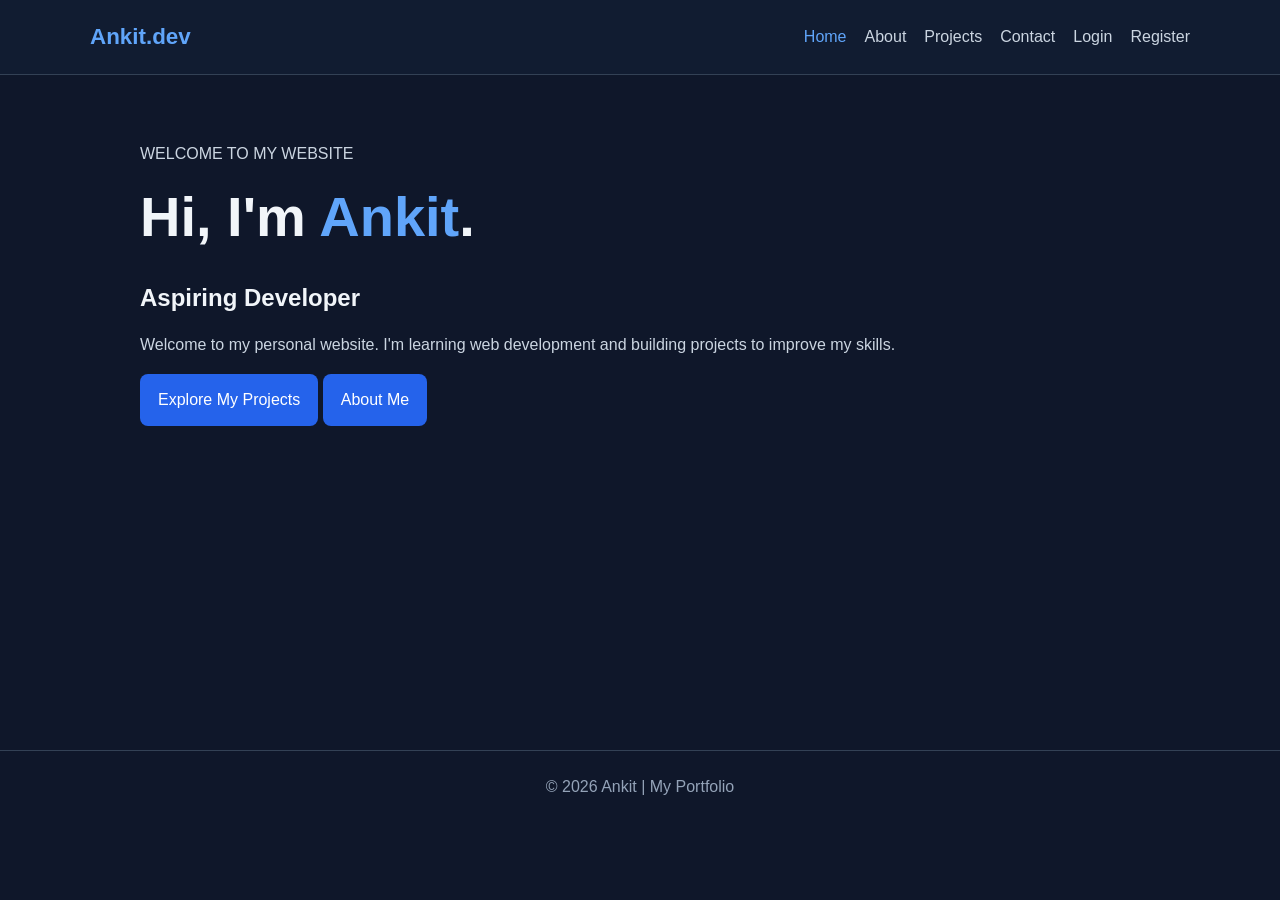
<file: index.html>
<!DOCTYPE html>
<html lang="en">
<head>
  <meta charset="UTF-8">
  <meta name="viewport" content="width=device-width, initial-scale=1">
  <title>Home | Ankit</title>
  <link rel="stylesheet" href="style.css">
</head>
<body>
  <header>
    <nav>
      <a class="logo" href="index.html">Ankit.dev</a>
      <ul class="nav-links">
        <li><a class="active" href="index.html">Home</a></li>
        <li><a href="about.html">About</a></li>
        <li><a href="projects.html">Projects</a></li>
        <li><a href="contact.html">Contact</a></li>
        <li><a href="login.html">Login</a></li>
        <li><a href="register.html">Register</a></li>
      </ul>
    </nav>
  </header>

  <main>
    <p>WELCOME TO MY WEBSITE</p>
    <h1>Hi, I'm <span style="color:#60a5fa">Ankit</span>.</h1>
    <h2>Aspiring Developer</h2>
    <p>
      Welcome to my personal website. I'm learning web development
      and building projects to improve my skills.
    </p>
    <a class="btn" href="projects.html">Explore My Projects</a>
    <a class="btn" href="about.html">About Me</a>
  </main>

  <footer>© 2026 Ankit | My Portfolio</footer>
</body>
</html>
</file>
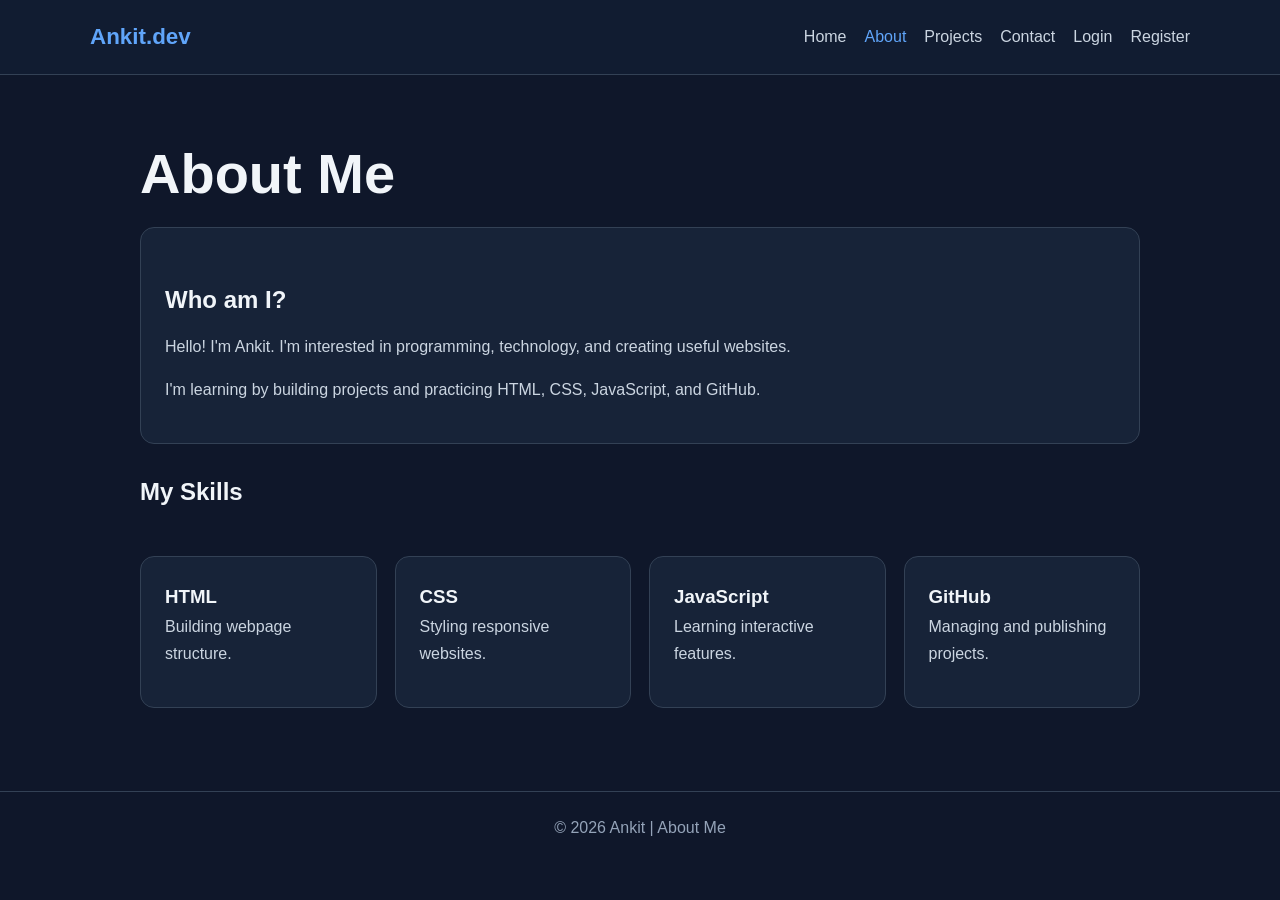
<file: about.html>
<!DOCTYPE html>
<html lang="en">
<head>
  <meta charset="UTF-8">
  <meta name="viewport" content="width=device-width, initial-scale=1">
  <title>About | Ankit</title>
  <link rel="stylesheet" href="style.css">
</head>
<body>
  <header>
    <nav>
      <a class="logo" href="index.html">Ankit.dev</a>
      <ul class="nav-links">
        <li><a href="index.html">Home</a></li>
        <li><a class="active" href="about.html">About</a></li>
        <li><a href="projects.html">Projects</a></li>
        <li><a href="contact.html">Contact</a></li>
        <li><a href="login.html">Login</a></li>
        <li><a href="register.html">Register</a></li>
      </ul>
    </nav>
  </header>

  <main>
    <h1>About Me</h1>
    <div class="card">
      <h2>Who am I?</h2>
      <p>
        Hello! I'm Ankit. I'm interested in programming,
        technology, and creating useful websites.
      </p>
      <p>
        I'm learning by building projects and practicing
        HTML, CSS, JavaScript, and GitHub.
      </p>
    </div>

    <h2>My Skills</h2>
    <div class="grid">
      <div class="card"><h3>HTML</h3><p>Building webpage structure.</p></div>
      <div class="card"><h3>CSS</h3><p>Styling responsive websites.</p></div>
      <div class="card"><h3>JavaScript</h3><p>Learning interactive features.</p></div>
      <div class="card"><h3>GitHub</h3><p>Managing and publishing projects.</p></div>
    </div>
  </main>

  <footer>© 2026 Ankit | About Me</footer>
</body>
</html>
</file>
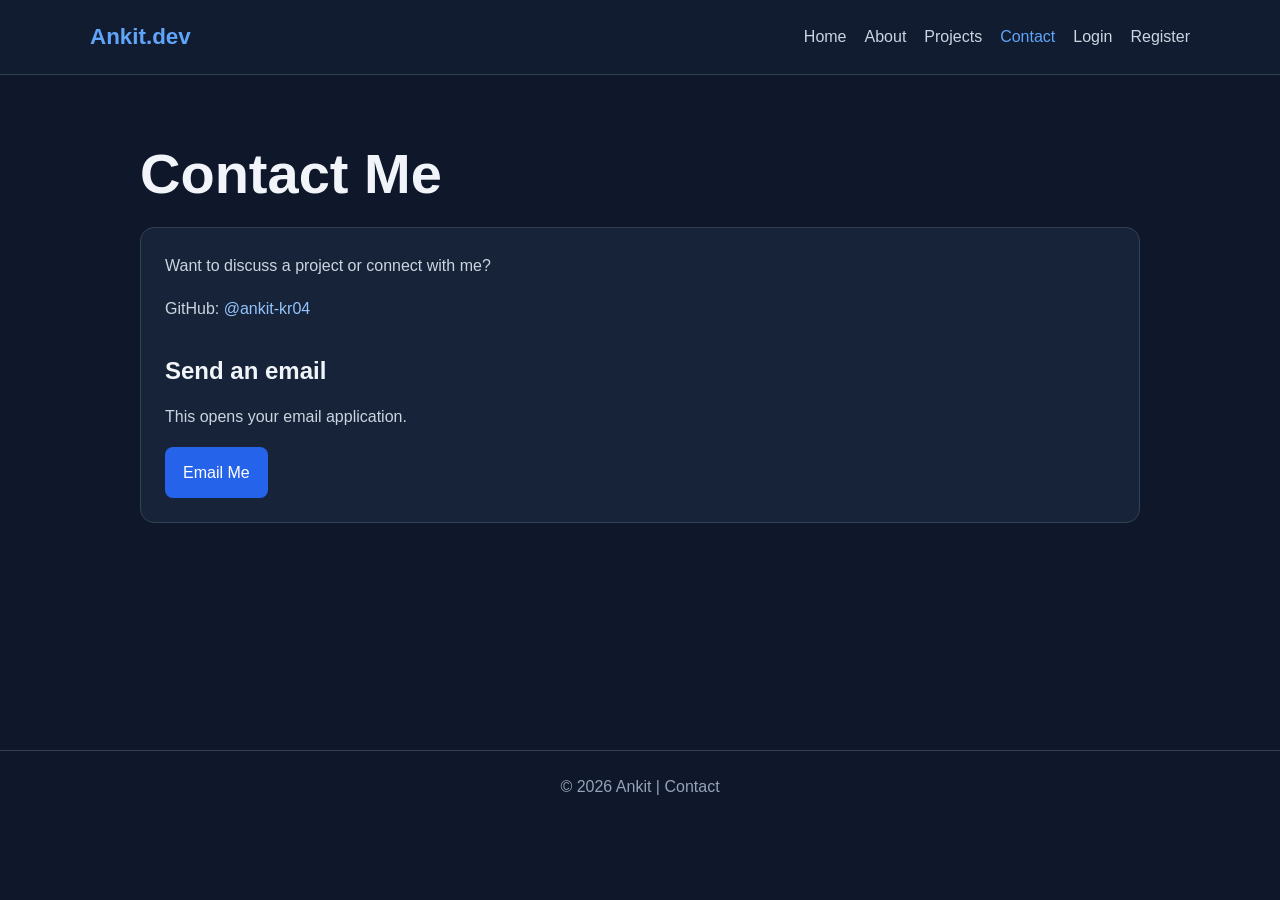
<file: contact.html>
<!DOCTYPE html>
<html lang="en">
<head>
  <meta charset="UTF-8">
  <meta name="viewport" content="width=device-width, initial-scale=1">
  <title>Contact | Ankit</title>
  <link rel="stylesheet" href="style.css">
</head>
<body>
  <header>
    <nav>
      <a class="logo" href="index.html">Ankit.dev</a>
      <ul class="nav-links">
        <li><a href="index.html">Home</a></li>
        <li><a href="about.html">About</a></li>
        <li><a href="projects.html">Projects</a></li>
        <li><a class="active" href="contact.html">Contact</a></li>
        <li><a href="login.html">Login</a></li>
        <li><a href="register.html">Register</a></li>
      </ul>
    </nav>
  </header>

  <main>
    <h1>Contact Me</h1>
    <div class="card">
      <p>Want to discuss a project or connect with me?</p>
      <p>GitHub:
        <a href="https://github.com/ankit-kr04"
           target="_blank" rel="noopener noreferrer">@ankit-kr04</a>
      </p>

      <h2>Send an email</h2>
      <p>This opens your email application.</p>
      <a class="btn" href="mailto:YOUR_EMAIL@example.com">Email Me</a>
    </div>
  </main>

  <footer>© 2026 Ankit | Contact</footer>
</body>
</html>
</file>
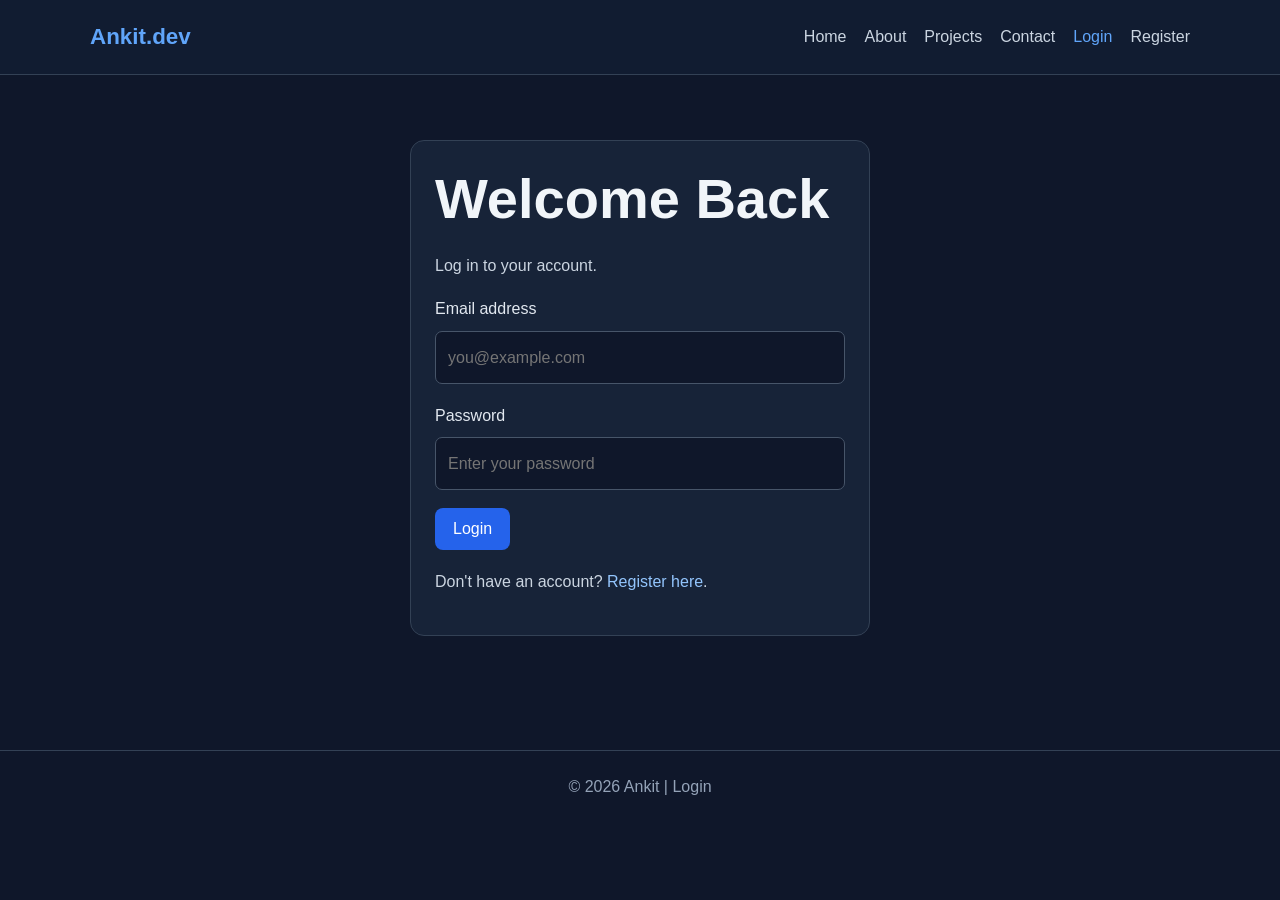
<file: login.html>
<!DOCTYPE html>
<html lang="en">
<head>
  <meta charset="UTF-8">
  <meta name="viewport" content="width=device-width, initial-scale=1">
  <title>Login | Ankit</title>
  <link rel="stylesheet" href="style.css">
</head>
<body>
  <header>
    <nav>
      <a class="logo" href="index.html">Ankit.dev</a>
      <ul class="nav-links">
        <li><a href="index.html">Home</a></li>
        <li><a href="about.html">About</a></li>
        <li><a href="projects.html">Projects</a></li>
        <li><a href="contact.html">Contact</a></li>
        <li><a class="active" href="login.html">Login</a></li>
        <li><a href="register.html">Register</a></li>
      </ul>
    </nav>
  </header>

  <main>
    <div class="card form-card">
      <h1>Welcome Back</h1>
      <p>Log in to your account.</p>

      <form id="loginForm">
        <label for="email">Email address</label>
        <input id="email" type="email" placeholder="you@example.com" required>

        <label for="password">Password</label>
        <input id="password" type="password"
               placeholder="Enter your password" required>

        <button class="btn" type="submit">Login</button>
      </form>

      <p id="message" role="status" style="margin-top:18px"></p>
      <p>Don't have an account? <a href="register.html">Register here</a>.</p>
    </div>
  </main>

  <footer>© 2026 Ankit | Login</footer>

  <script>
    document.getElementById("loginForm").addEventListener("submit", function(event) {
      event.preventDefault();
      document.getElementById("message").textContent =
        "This is a demo form. Authentication has not been configured.";
    });
  </script>
</body>
</html>
</file>
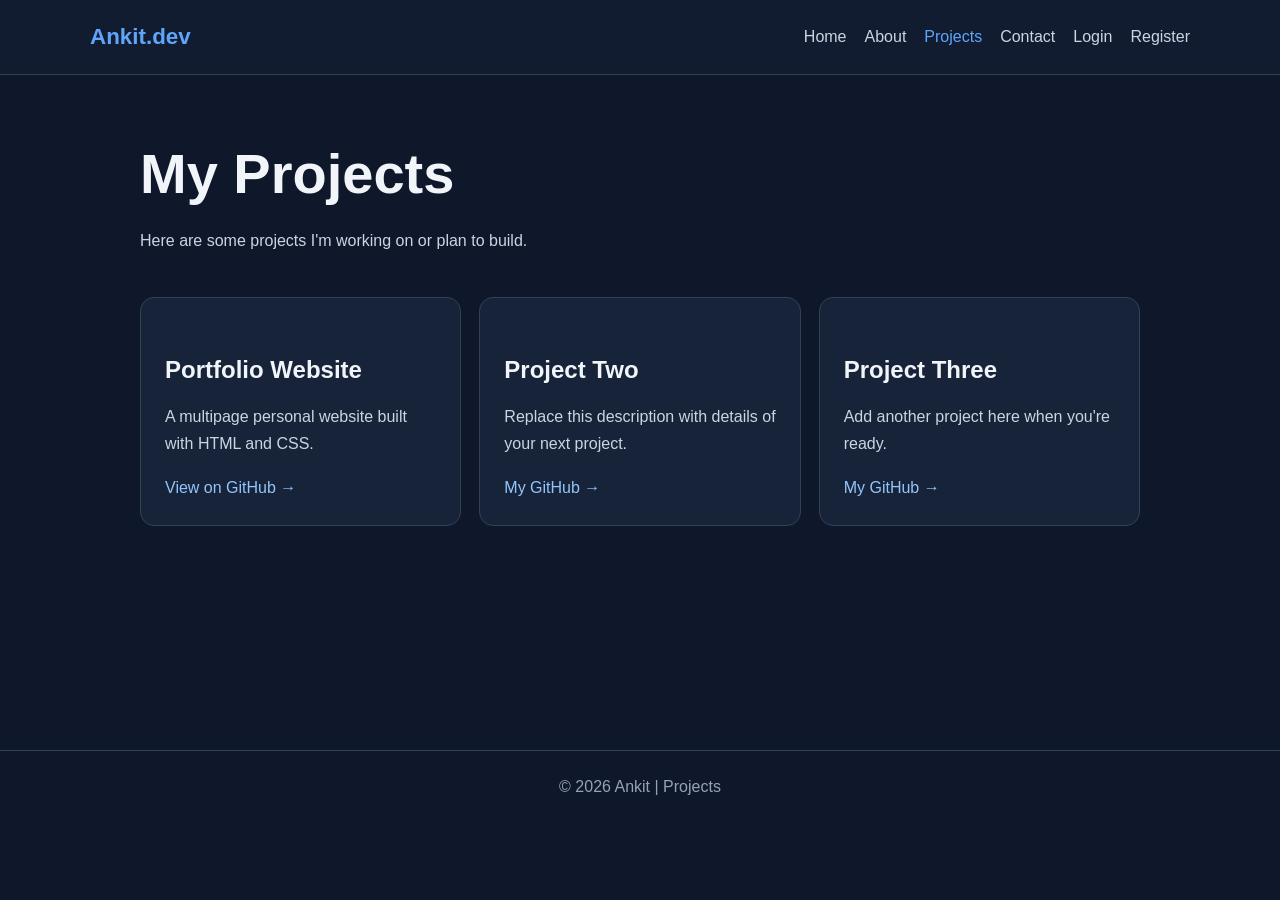
<file: project.html>
<!DOCTYPE html>
<html lang="en">
<head>
  <meta charset="UTF-8">
  <meta name="viewport" content="width=device-width, initial-scale=1">
  <title>Projects | Ankit</title>
  <link rel="stylesheet" href="style.css">
</head>
<body>
  <header>
    <nav>
      <a class="logo" href="index.html">Ankit.dev</a>
      <ul class="nav-links">
        <li><a href="index.html">Home</a></li>
        <li><a href="about.html">About</a></li>
        <li><a class="active" href="projects.html">Projects</a></li>
        <li><a href="contact.html">Contact</a></li>
        <li><a href="login.html">Login</a></li>
        <li><a href="register.html">Register</a></li>
      </ul>
    </nav>
  </header>

  <main>
    <h1>My Projects</h1>
    <p>Here are some projects I'm working on or plan to build.</p>

    <div class="grid">
      <div class="card">
        <h2>Portfolio Website</h2>
        <p>A multipage personal website built with HTML and CSS.</p>
        <a href="https://github.com/ankit-kr04/ankit-kr04.github.io"
           target="_blank" rel="noopener noreferrer">View on GitHub →</a>
      </div>

      <div class="card">
        <h2>Project Two</h2>
        <p>Replace this description with details of your next project.</p>
        <a href="https://github.com/ankit-kr04"
           target="_blank" rel="noopener noreferrer">My GitHub →</a>
      </div>

      <div class="card">
        <h2>Project Three</h2>
        <p>Add another project here when you're ready.</p>
        <a href="https://github.com/ankit-kr04"
           target="_blank" rel="noopener noreferrer">My GitHub →</a>
      </div>
    </div>
  </main>

  <footer>© 2026 Ankit | Projects</footer>
</body>
</html>
</file>
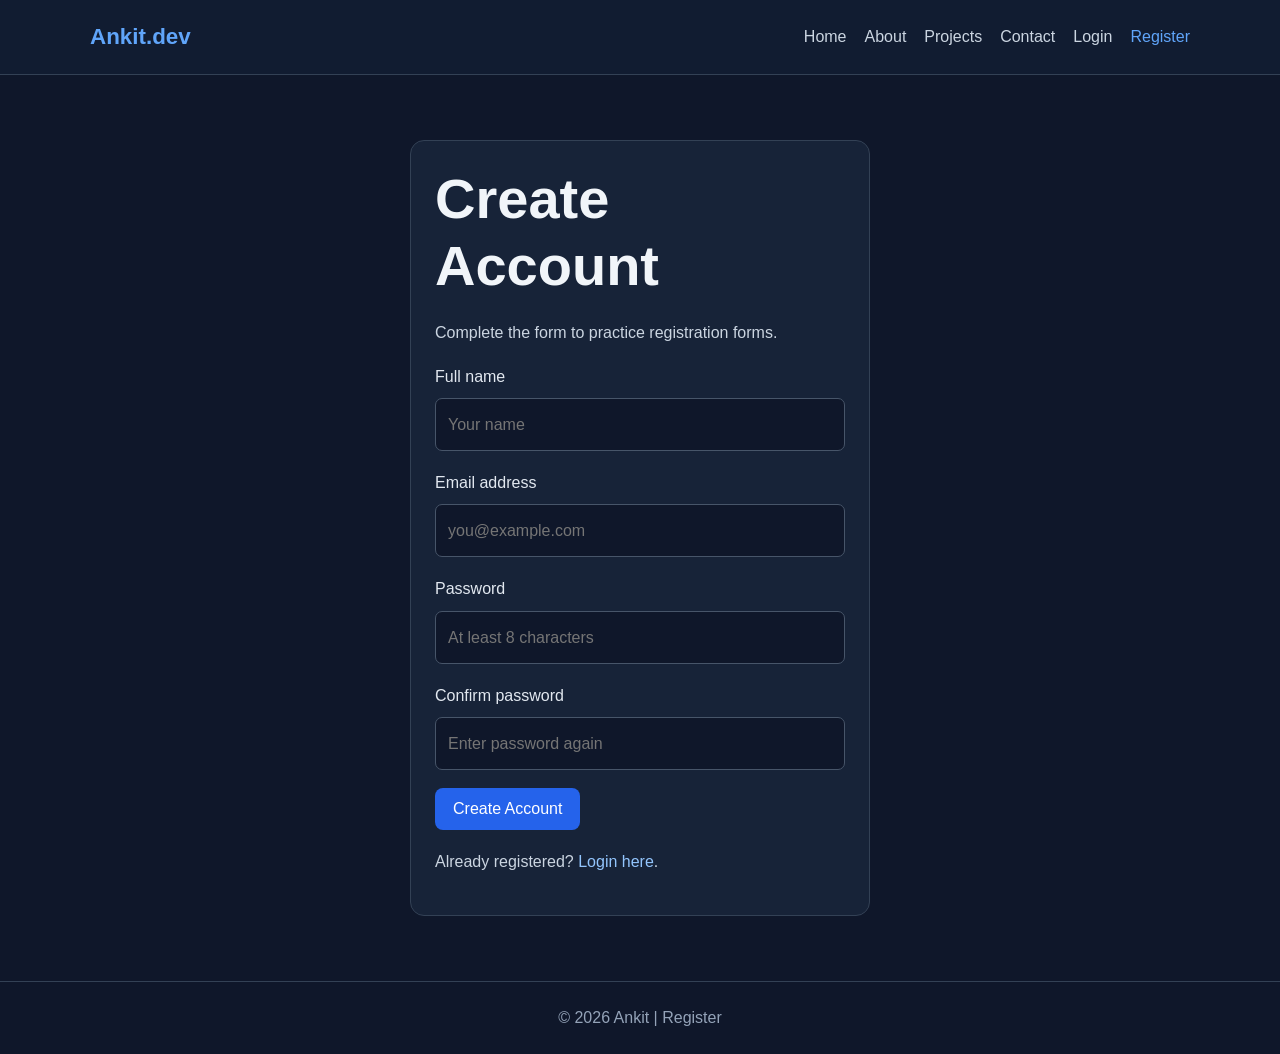
<file: register.html>
<!DOCTYPE html>
<html lang="en">
<head>
  <meta charset="UTF-8">
  <meta name="viewport" content="width=device-width, initial-scale=1">
  <title>Register | Ankit</title>
  <link rel="stylesheet" href="style.css">
</head>
<body>
  <header>
    <nav>
      <a class="logo" href="index.html">Ankit.dev</a>
      <ul class="nav-links">
        <li><a href="index.html">Home</a></li>
        <li><a href="about.html">About</a></li>
        <li><a href="projects.html">Projects</a></li>
        <li><a href="contact.html">Contact</a></li>
        <li><a href="login.html">Login</a></li>
        <li><a class="active" href="register.html">Register</a></li>
      </ul>
    </nav>
  </header>

  <main>
    <div class="card form-card">
      <h1>Create Account</h1>
      <p>Complete the form to practice registration forms.</p>

      <form id="registerForm">
        <label for="name">Full name</label>
        <input id="name" type="text" placeholder="Your name" required>

        <label for="email">Email address</label>
        <input id="email" type="email" placeholder="you@example.com" required>

        <label for="password">Password</label>
        <input id="password" type="password"
               minlength="8" placeholder="At least 8 characters" required>

        <label for="confirmPassword">Confirm password</label>
        <input id="confirmPassword" type="password"
               minlength="8" placeholder="Enter password again" required>

        <button class="btn" type="submit">Create Account</button>
      </form>

      <p id="message" role="status" style="margin-top:18px"></p>
      <p>Already registered? <a href="login.html">Login here</a>.</p>
    </div>
  </main>

  <footer>© 2026 Ankit | Register</footer>

  <script>
    const form = document.getElementById("registerForm");

    form.addEventListener("submit", function(event) {
      event.preventDefault();

      const password = document.getElementById("password").value;
      const confirmPassword =
        document.getElementById("confirmPassword").value;
      const message = document.getElementById("message");

      if (password !== confirmPassword) {
        message.textContent = "Passwords do not match.";
        return;
      }

      message.textContent =
        "Demo only: the form is valid, but no account has been created.";
    });
  </script>
</body>
</html>
</file>
<file: style.css>
* {
  box-sizing: border-box;
  margin: 0;
  padding: 0;
}

body {
  font-family: Arial, sans-serif;
  background: #0f172a;
  color: #f1f5f9;
  line-height: 1.7;
}

a {
  color: #93c5fd;
  text-decoration: none;
}

header {
  background: #111c31;
  border-bottom: 1px solid #334155;
  padding: 18px 5%;
}

nav {
  max-width: 1100px;
  margin: auto;
  display: flex;
  justify-content: space-between;
  align-items: center;
  gap: 18px;
  flex-wrap: wrap;
}

.logo {
  color: #60a5fa;
  font-size: 1.4rem;
  font-weight: bold;
}

.nav-links {
  display: flex;
  flex-wrap: wrap;
  gap: 18px;
  list-style: none;
}

.nav-links a {
  color: #cbd5e1;
}

.nav-links a:hover,
.nav-links a.active {
  color: #60a5fa;
}

main {
  width: min(1000px, 90%);
  min-height: 75vh;
  margin: 0 auto;
  padding: 65px 0;
}

h1 {
  font-size: clamp(2rem, 5vw, 3.5rem);
  line-height: 1.2;
  margin-bottom: 20px;
}

h2 {
  margin: 28px 0 12px;
}

p {
  color: #cbd5e1;
  margin-bottom: 16px;
}

.card {
  background: #172338;
  border: 1px solid #334155;
  border-radius: 14px;
  padding: 24px;
  margin: 18px 0;
}

.grid {
  display: grid;
  grid-template-columns: repeat(auto-fit, minmax(230px, 1fr));
  gap: 18px;
  margin-top: 25px;
}

.btn {
  display: inline-block;
  background: #2563eb;
  color: white;
  border: none;
  border-radius: 8px;
  padding: 12px 18px;
  cursor: pointer;
  font-size: 1rem;
}

.btn:hover {
  background: #1d4ed8;
}

input, textarea {
  display: block;
  width: 100%;
  margin: 8px 0 18px;
  padding: 12px;
  border: 1px solid #475569;
  border-radius: 7px;
  background: #0f172a;
  color: white;
  font: inherit;
}

label {
  display: block;
  color: #e2e8f0;
}

.form-card {
  max-width: 460px;
  margin: 0 auto;
}

footer {
  text-align: center;
  border-top: 1px solid #334155;
  padding: 22px;
  color: #94a3b8;
}

@media (max-width: 600px) {
  nav {
    flex-direction: column;
  }

  .nav-links {
    justify-content: center;
    gap: 12px;
  }
}
</file>
